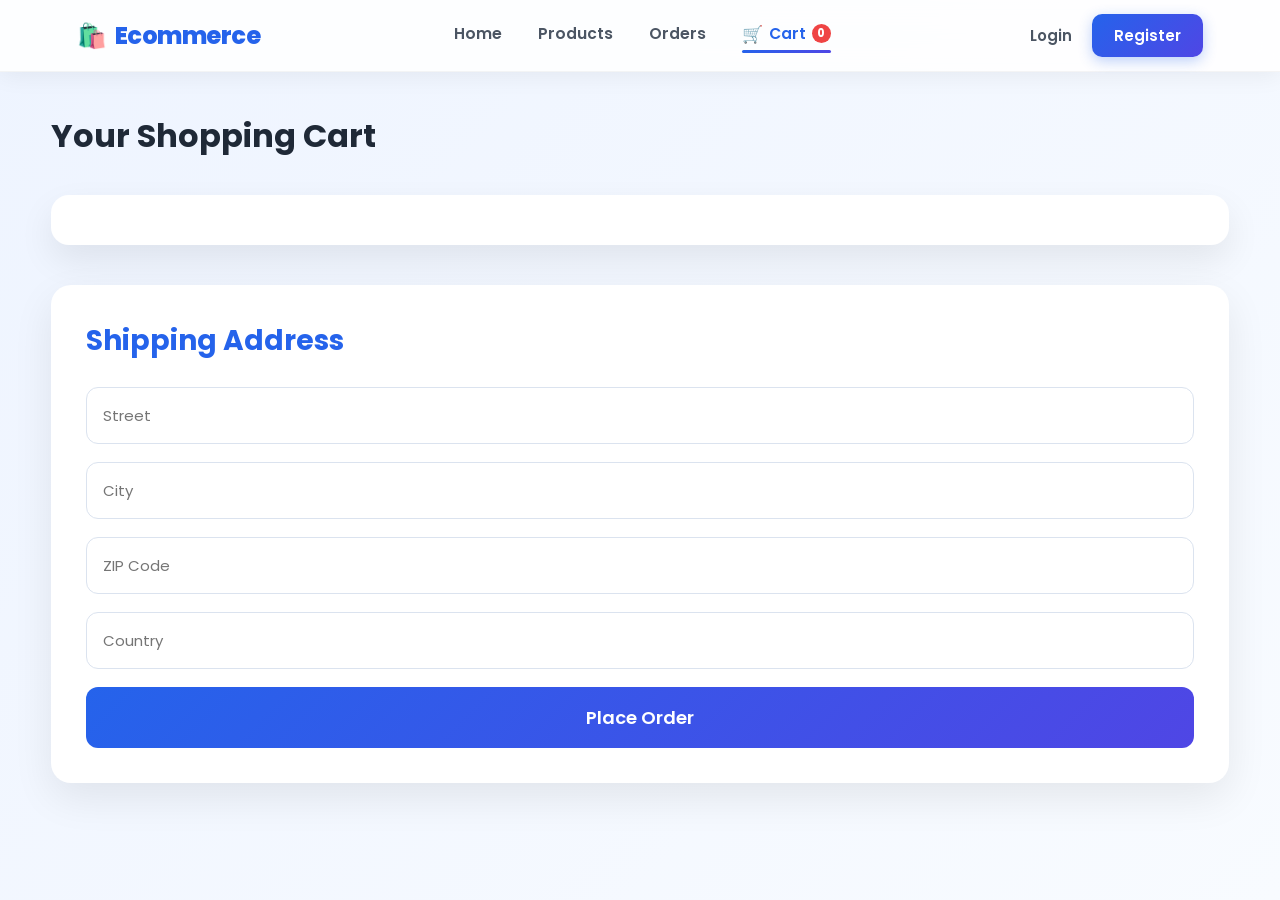
<file: frontend/cart.html>
<!doctype html>
<html lang="en">
  <head>
    <meta charset="UTF-8" />
    <meta name="viewport" content="width=device-width, initial-scale=1.0" />
    <title>Shopping Cart</title>

    <link rel="stylesheet" href="css/navbar.css" />
    <link rel="stylesheet" href="css/cart.css" />
  </head>

  <body>
    <div id="navbar"></div>

    <main class="container">
      <h1>Your Shopping Cart</h1>

      <div class="cart-layout">
        <section class="cart-section">
          <div id="cart-items"></div>
        </section>

        <aside class="summary-section">
          <div id="cart-total" class="summary-card"></div>

          <div id="checkout-form" class="checkout-card">
            <h3>Shipping Address</h3>

            <input id="street" type="text" placeholder="Street" />

            <input id="city" type="text" placeholder="City" />

            <input id="zip" type="text" placeholder="ZIP Code" />

            <input id="country" type="text" placeholder="Country" />

            <button class="checkout-btn" onclick="placeOrder()">
              Place Order
            </button>
          </div>
        </aside>
      </div>
    </main>

    <script src="js/navbar.js"></script>
    <script src="js/api.js"></script>
    <script src="js/auth.js"></script>
    <script src="js/cart.js"></script>
  </body>
</html>
</file>
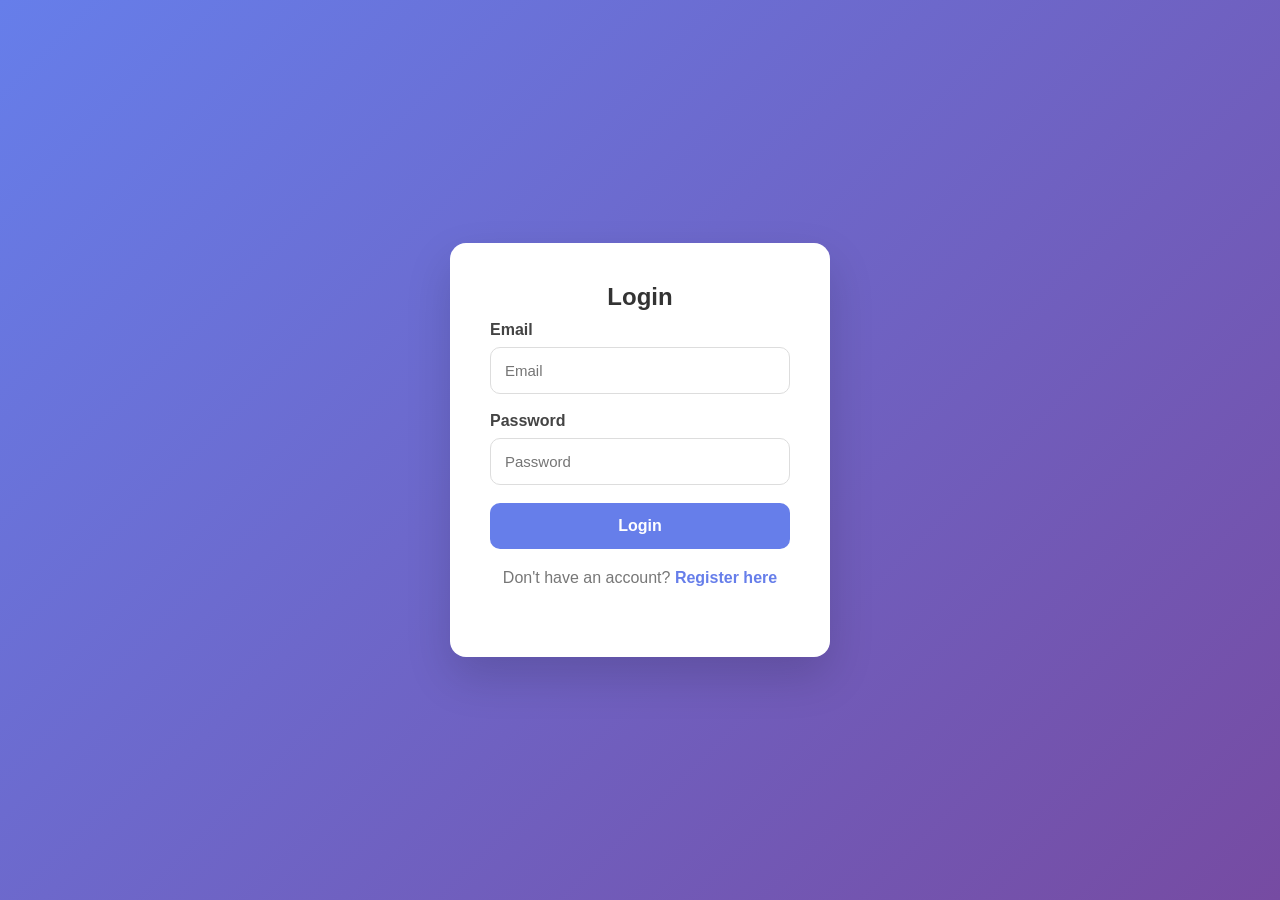
<file: frontend/login.html>
<!doctype html>
<html>
  <head>
    <title>Login</title>
    <link rel="stylesheet" href="css/auth.css" />
  </head>
  <body>
    <div class="auth-container">
      <div class="auth-card">
        <h2>Login</h2>

        <form id="login-form">
          <div class="form-group">
            <label for="email">Email</label>
            <input type="email" id="email" placeholder="Email" required />
          </div>

          <div class="form-group">
            <label for="password">Password</label>
            <input
              type="password"
              id="password"
              placeholder="Password"
              required
            />
          </div>

          <button type="submit" class="btn">Login</button>
        </form>

        <div class="auth-footer">
          <p>
            Don't have an account? <a href="register.html">Register here</a>
          </p>
        </div>
      </div>
    </div>

    <script src="js/api.js"></script>
    <script src="js/login.js"></script>
  </body>
</html>
</file>
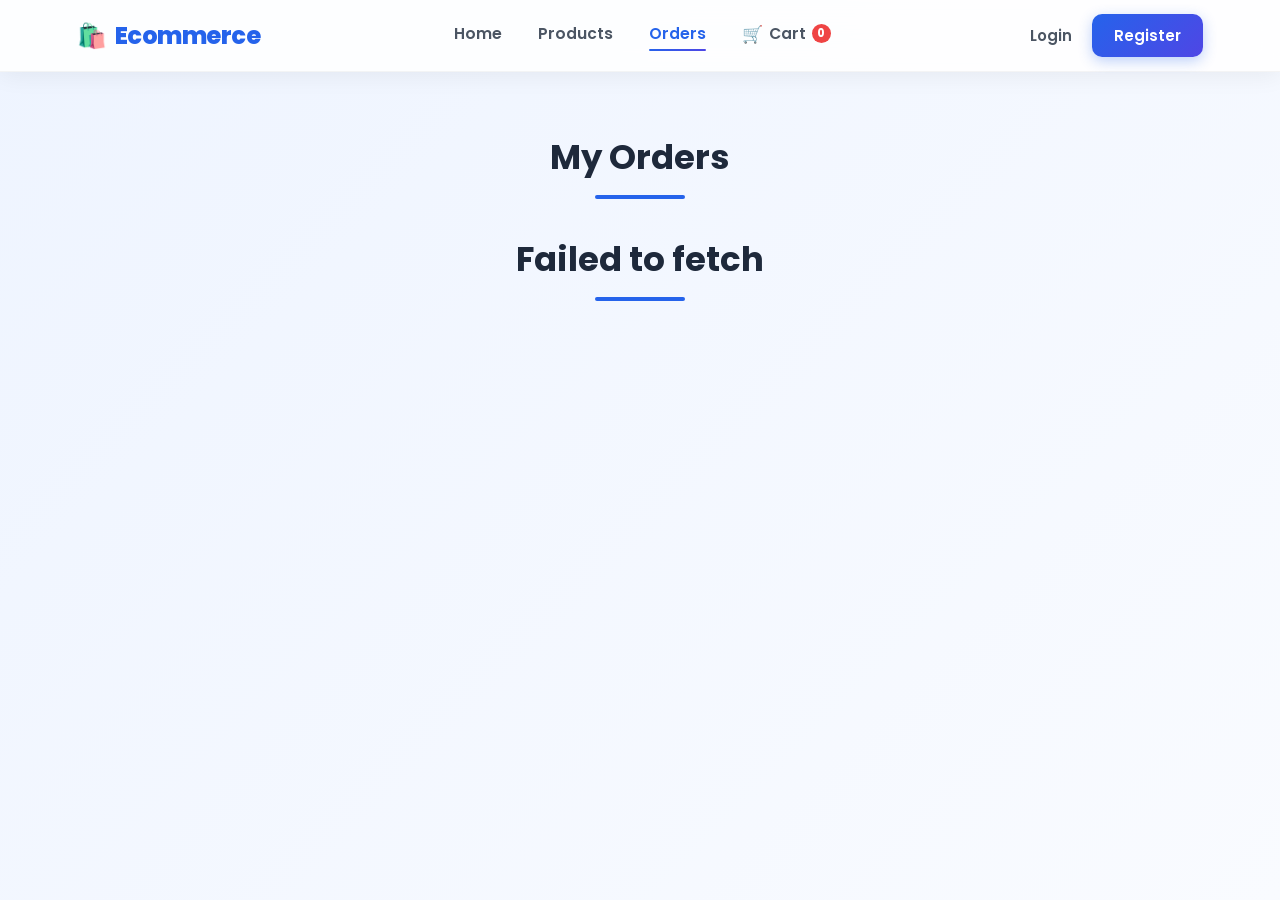
<file: frontend/orders.html>
<!doctype html>
<html lang="en">
  <head>
    <meta charset="UTF-8" />
    <meta name="viewport" content="width=device-width, initial-scale=1.0" />
    <title>My Orders</title>

    <link rel="stylesheet" href="css/style.css" />
    <link rel="stylesheet" href="css/navbar.css" />
    <link rel="stylesheet" href="css/orders.css" />
  </head>

  <body>
    <div id="navbar"></div>

    <main class="container">
      <h1>My Orders</h1>

      <div id="orders-list"></div>
    </main>

    <script src="js/navbar.js"></script>
    <script src="js/api.js"></script>
    <script src="js/auth.js"></script>
    <script src="js/orders.js"></script>
  </body>
</html>
</file>
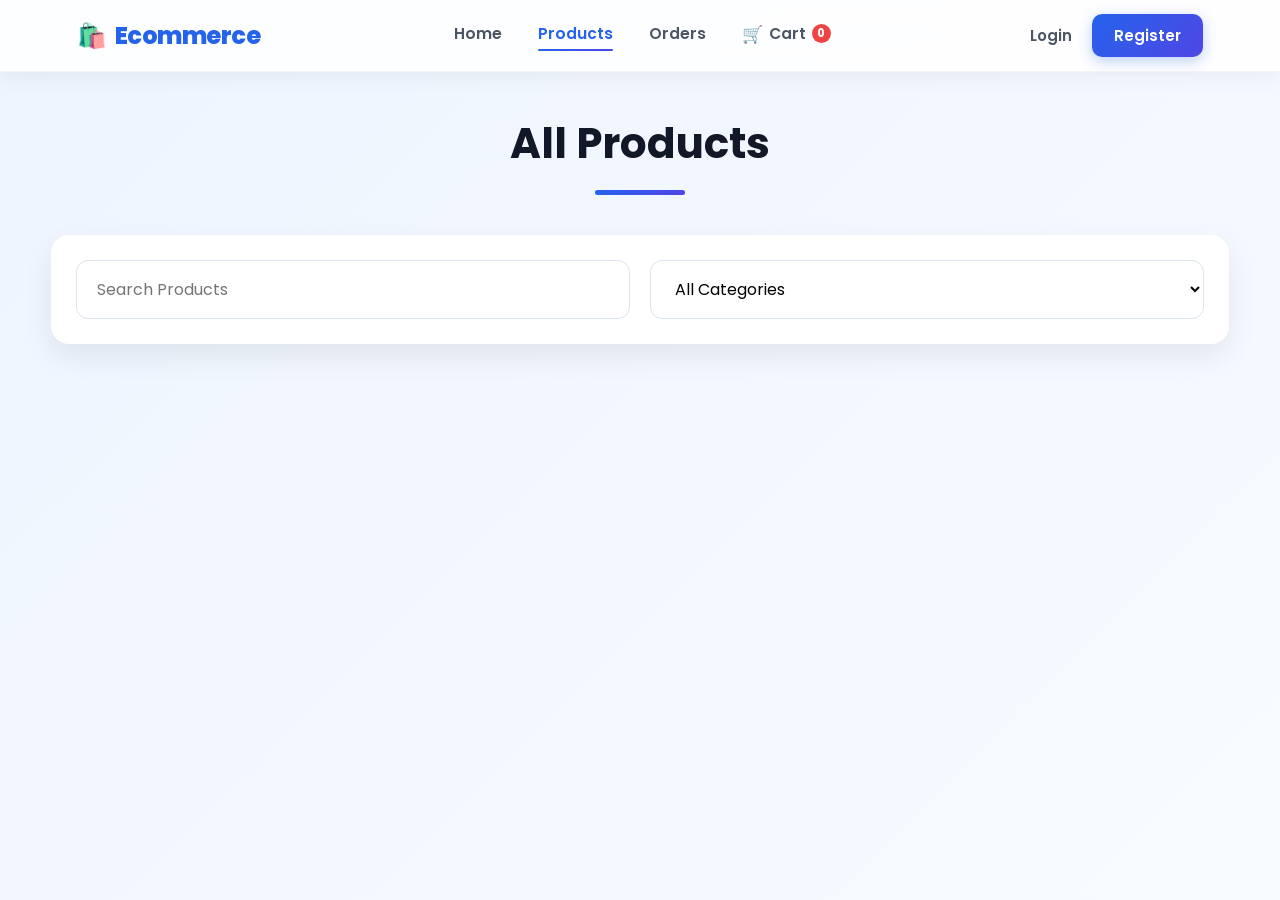
<file: frontend/products.html>
<!doctype html>
<html lang="en">
  <head>
    <meta charset="UTF-8" />
    <title>Products</title>

    <link rel="stylesheet" href="css/navbar.css" />
    <link rel="stylesheet" href="css/products.css" />
  </head>
  <body>
    <div id="navbar"></div>

    <main class="container">
      <h2>All Products</h2>

      <div class="filters">
        <input id="search" placeholder="Search Products" />

        <select id="category">
          <option value="">All Categories</option>

          <option>Electronics</option>

          <option>Sports</option>

          <option>Kitchen</option>

          <option>Home</option>
        </select>
      </div>

      <div id="products-grid" class="products-grid"></div>
    </main>

    <script src="js/navbar.js"></script>
    <script src="js/api.js"></script>
    <script src="js/auth.js"></script>
    <script src="js/products.js"></script>
  </body>
</html>
</file>
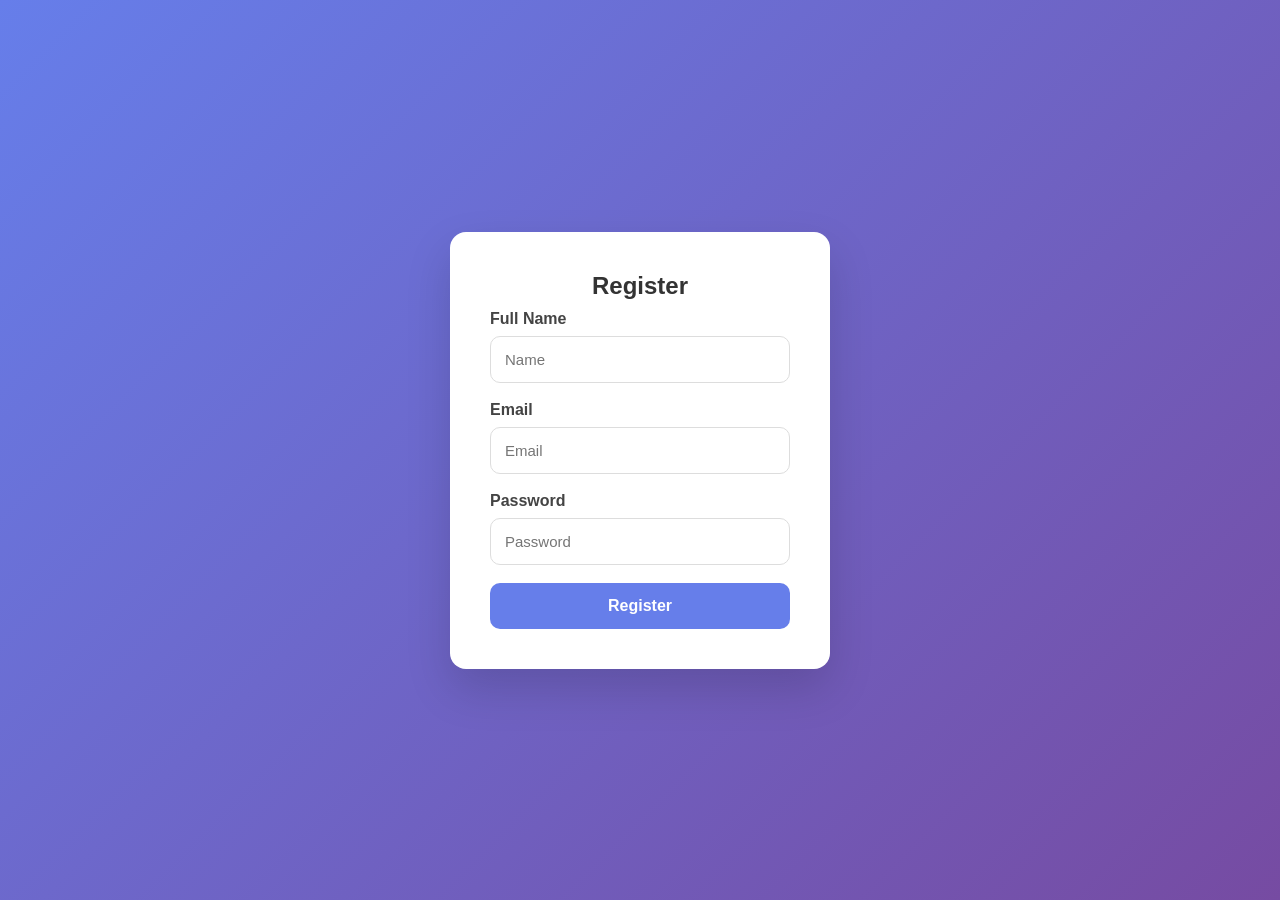
<file: frontend/register.html>
<!doctype html>
<html>
  <head>
    <title>Register</title>
    <link rel="stylesheet" href="css/auth.css" />
  </head>
  <body>
    <div class="auth-container">
      <div class="auth-card">
        <h2>Register</h2>

        <form id="register-form">
          <div class="form-group">
            <label for="name">Full Name</label>
            <input type="text" id="name" placeholder="Name" required />
          </div>

          <div class="form-group">
            <label for="email">Email</label>
            <input type="email" id="email" placeholder="Email" required />
          </div>

          <div class="form-group">
            <label for="password">Password</label>
            <input type="password" id="password" placeholder="Password" required />
          </div>

        
    <button type="submit" class="btn">Register</button>
      
    </form>

    <script src="js/api.js"></script>
    <script src="js/register.js"></script>
  </body>
</html>
</file>
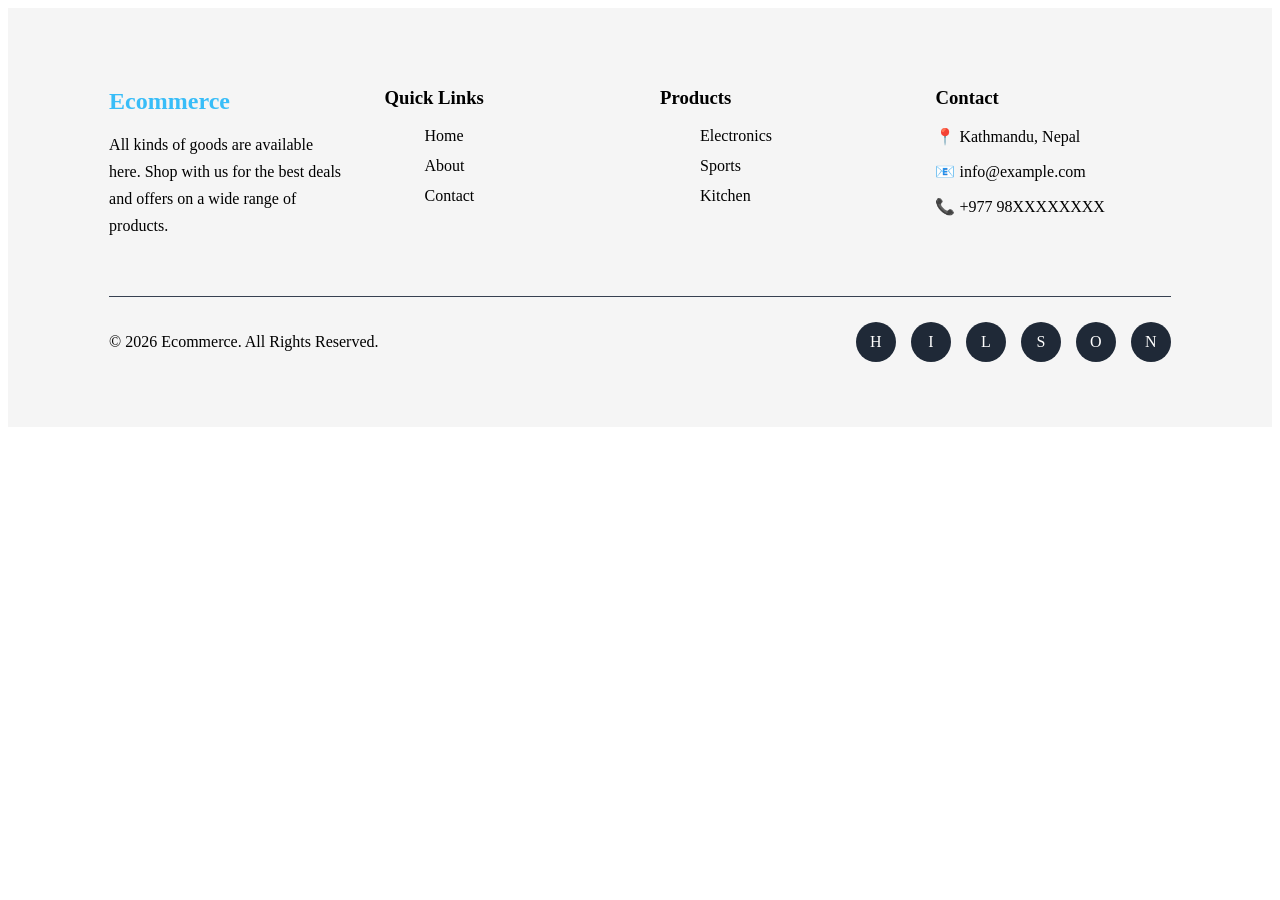
<file: frontend/components/footer.html>
<!doctype html>
<html lang="en">
  <head>
    <meta charset="UTF-8" />
    <meta name="viewport" content="width=device-width, initial-scale=1.0" />
    <title>Modern Footer</title>

    <style>
      footer {
        background: #f5f5f5;
        color: #000000;
        padding: 60px 8%;
      }

      .footer-container {
        display: grid;
        grid-template-columns: repeat(auto-fit, minmax(220px, 1fr));
        gap: 40px;
      }

      .footer-logo h2 {
        color: #38bdf8;
        margin-bottom: 15px;
      }

      .footer-logo p {
        color: #000000;
        line-height: 1.7;
      }

      .footer-links h3,
      .footer-services h3,
      .footer-contact h3 {
        margin-bottom: 18px;
      }

      .footer-links ul,
      .footer-services ul {
        list-style: none;
      }

      .footer-links li,
      .footer-services li {
        margin-bottom: 12px;
      }

      .footer-links a,
      .footer-services a {
        color: #000000;
        text-decoration: none;
        transition: 0.3s;
      }

      .footer-links a:hover,
      .footer-services a:hover {
        color: #38bdf8;
      }

      .footer-contact p {
        margin-bottom: 10px;
        color: #000000;
      }

      .footer-bottom {
        border-top: 1px solid #374151;
        margin-top: 40px;
        padding-top: 20px;
        display: flex;
        justify-content: space-between;
        align-items: center;
        flex-wrap: wrap;
        gap: 15px;
      }

      .social-icons {
        display: flex;
        gap: 15px;
      }

      .social-icons a {
        width: 40px;
        height: 40px;
        border-radius: 50%;
        background: #1f2937;
        display: flex;
        align-items: center;
        justify-content: center;
        color: #fff;
        text-decoration: none;
        transition: 0.3s;
      }

      .social-icons a:hover {
        background: #38bdf8;
      }

      @media (max-width: 768px) {
        .footer-bottom {
          flex-direction: column;
          text-align: center;
        }
      }
    </style>
  </head>
  <body>
    <footer>
      <div class="footer-container">
        <div class="footer-logo">
          <h2>Ecommerce</h2>
          <p>
            All kinds of goods are available here. Shop with us for the best
            deals and offers on a wide range of products.
          </p>
        </div>

        <div class="footer-links">
          <h3>Quick Links</h3>
          <ul>
            <li><a href="#">Home</a></li>
            <li><a href="#">About</a></li>
            <li><a href="#">Contact</a></li>
          </ul>
        </div>

        <div class="footer-services">
          <h3>Products</h3>
          <ul>
            <li><a href="#electronics">Electronics</a></li>
            <li><a href="#">Sports</a></li>
            <li><a href="#">Kitchen</a></li>
          </ul>
        </div>

        <div class="footer-contact">
          <h3>Contact</h3>
          <p>📍 Kathmandu, Nepal</p>
          <p>📧 info@example.com</p>
          <p>📞 +977 98XXXXXXXX</p>
        </div>
      </div>

      <div class="footer-bottom">
        <p>© 2026 Ecommerce. All Rights Reserved.</p>

        <div class="social-icons">
          <a href="#">H</a>
          <a href="#">I</a>
          <a href="#">L</a>
          <a href="#">S</a>
          <a href="#">O</a>
          <a href="#">N</a>
        </div>
      </div>
    </footer>
  </body>
</html>
</file>
<file: frontend/css/navbar.css>
* {
  margin: 0;
  padding: 0;
  box-sizing: border-box;
}

:root {
  --primary: #2563eb;
  --primary-dark: #1d4ed8;
  --accent: #4f46e5;
  --danger: #ef4444;
  --danger-dark: #dc2626;
  --text: #1f2937;
}

/* ============================================
   NAVBAR SHELL
   ============================================ */

.navbar {
  height: 72px;
  background: rgba(255, 255, 255, 0.85);
  backdrop-filter: blur(14px);
  -webkit-backdrop-filter: blur(14px);
  display: flex;
  justify-content: space-between;
  align-items: center;
  padding: 0 6%;
  box-shadow: 0 4px 24px rgba(0, 0, 0, 0.06);
  position: sticky;
  top: 0;
  z-index: 1000;
  border-bottom: 1px solid rgba(0, 0, 0, 0.04);
}

/* ============================================
   LOGO
   ============================================ */

.logo a {
  display: flex;
  align-items: center;
  gap: 8px;
  text-decoration: none;
}

.logo-icon {
  font-size: 24px;
}

.logo-text {
  font-size: 24px;
  font-weight: 800;
  color: var(--primary);
  letter-spacing: -0.5px;
}

/* ============================================
   NAV LINKS
   ============================================ */

.nav-links {
  display: flex;
  list-style: none;
  gap: 36px;
  align-items: center;
}

.nav-links a {
  text-decoration: none;
  color: #4b5563;
  font-size: 15.5px;
  font-weight: 600;
  transition: color 0.25s ease;
  position: relative;
  padding-bottom: 4px;
  display: flex;
  align-items: center;
  gap: 6px;
}

.nav-links a::after {
  content: "";
  position: absolute;
  left: 0;
  bottom: -2px;
  width: 0;
  height: 2.5px;
  background: linear-gradient(135deg, var(--primary), var(--accent));
  border-radius: 5px;
  transition: width 0.3s ease;
}

.nav-links a:hover {
  color: var(--primary);
}

.nav-links a:hover::after,
.nav-links a.active::after {
  width: 100%;
}

.nav-links a.active {
  color: var(--primary);
}

.cart-icon {
  font-size: 17px;
}

/* ============================================
   CART BADGE
   ============================================ */

.badge {
  background: var(--danger);
  color: white;
  min-width: 19px;
  height: 19px;
  padding: 0 5px;
  border-radius: 50px;
  font-size: 11.5px;
  font-weight: 700;
  display: inline-flex;
  align-items: center;
  justify-content: center;
  line-height: 1;
}

/* ============================================
   AUTH LINKS
   ============================================ */

.auth-links {
  display: flex;
  gap: 14px;
  align-items: center;
}

.auth-links a {
  text-decoration: none;
  font-weight: 600;
  font-size: 15px;
  transition: 0.25s ease;
}

.login-link {
  color: #4b5563;
  padding: 9px 6px;
}

.login-link:hover {
  color: var(--primary);
}

.register-btn {
  background: linear-gradient(135deg, var(--primary), var(--accent));
  color: white;
  padding: 10px 22px;
  border-radius: 10px;
  box-shadow: 0 4px 14px rgba(37, 99, 235, 0.3);
}

.register-btn:hover {
  transform: translateY(-2px);
  box-shadow: 0 8px 20px rgba(37, 99, 235, 0.4);
}

.user-name {
  font-weight: 600;
  color: var(--text);
  font-size: 15px;
}

.logout-btn {
  background: rgba(239, 68, 68, 0.1);
  color: var(--danger) !important;
  padding: 9px 16px;
  border-radius: 10px;
  transition: 0.25s ease;
}

.logout-btn:hover {
  background: var(--danger);
  color: white !important;
}

/* ============================================
   MOBILE HAMBURGER
   ============================================ */

.menu-btn {
  display: none;
  flex-direction: column;
  justify-content: center;
  gap: 5px;
  width: 32px;
  height: 32px;
  background: none;
  border: none;
  cursor: pointer;
  padding: 0;
}

.menu-btn span {
  display: block;
  width: 100%;
  height: 2.5px;
  background: var(--text);
  border-radius: 4px;
  transition: 0.3s ease;
}

.menu-btn.active span:nth-child(1) {
  transform: translateY(7.5px) rotate(45deg);
}

.menu-btn.active span:nth-child(2) {
  opacity: 0;
}

.menu-btn.active span:nth-child(3) {
  transform: translateY(-7.5px) rotate(-45deg);
}

/* ============================================
   RESPONSIVE
   ============================================ */

@media (max-width: 850px) {
  .navbar {
    padding: 0 5%;
  }

  .menu-btn {
    display: flex;
  }

  .nav-links {
    position: absolute;
    top: 72px;
    left: 0;
    width: 100%;
    background: rgba(255, 255, 255, 0.98);
    backdrop-filter: blur(14px);
    flex-direction: column;
    align-items: flex-start;
    gap: 0;
    padding: 10px 0;
    box-shadow: 0 10px 30px rgba(0, 0, 0, 0.1);
    max-height: 0;
    overflow: hidden;
    opacity: 0;
    transform: translateY(-8px);
    transition:
      max-height 0.35s ease,
      opacity 0.3s ease,
      transform 0.3s ease;
  }

  .nav-links.show {
    max-height: 400px;
    opacity: 1;
    transform: translateY(0);
  }

  .nav-links li {
    width: 100%;
  }

  .nav-links a {
    width: 100%;
    padding: 16px 6%;
    font-size: 16px;
  }

  .nav-links a::after {
    display: none;
  }

  .nav-links a.active,
  .nav-links a:hover {
    background: rgba(37, 99, 235, 0.06);
    color: var(--primary);
  }

  .auth-links {
    display: none;
  }
}

@media (max-width: 400px) {
  .logo-text {
    font-size: 20px;
  }

  .logo-icon {
    font-size: 20px;
  }
}
</file>
<file: frontend/css/cart.css>
@import url("https://fonts.googleapis.com/css2?family=Poppins:wght@300;400;500;600;700&display=swap");

* {
  margin: 0;
  padding: 0;
  box-sizing: border-box;
  font-family: "Poppins", sans-serif;
}

body {
  background: linear-gradient(135deg, #eef4ff, #f8fbff);
  min-height: 100vh;
  color: #1f2937;
}

/* ==========================
   Container
========================== */

.container {
  width: min(1200px, 92%);
  margin: 40px auto;
  animation: fadeIn 0.8s ease;
}

.container h2 {
  text-align: center;
  font-size: clamp(2rem, 4vw, 2.6rem);
  margin-bottom: 45px;
  position: relative;
  color: #111827;
}

.container h2::after {
  content: "";
  width: 90px;
  height: 5px;
  background: linear-gradient(90deg, #2563eb, #4f46e5);
  border-radius: 30px;
  display: block;
  margin: 15px auto 0;
}

/* ==========================
   Cart List
========================== */

#cart-items {
  display: flex;
  flex-direction: column;
  gap: 25px;
}

/* ==========================
   Cart Card
========================== */

.cart-item {
  display: grid;
  grid-template-columns: 140px 1fr auto auto;
  gap: 25px;
  align-items: center;

  background: rgba(255, 255, 255, 0.9);
  backdrop-filter: blur(12px);

  padding: 25px;

  border-radius: 20px;

  box-shadow: 0 15px 40px rgba(0, 0, 0, 0.08);

  animation: slideUp 0.5s ease both;

  transition: 0.35s;
}

.cart-item:hover {
  transform: translateY(-8px);
  box-shadow: 0 20px 45px rgba(37, 99, 235, 0.18);
}

/* ==========================
   Image
========================== */

.cart-item img {
  width: 140px;
  height: 140px;
  object-fit: cover;
  border-radius: 16px;
  background: #f3f4f6;
}

/* ==========================
   Details
========================== */

.cart-details h3 {
  font-size: 24px;
  margin-bottom: 10px;
  color: #111827;
}

.cart-details p {
  color: #6b7280;
  margin: 6px 0;
}

.price {
  margin-top: 12px;
  font-size: 26px;
  font-weight: 700;
  color: #2563eb;
}

/* ==========================
   Quantity
========================== */

.quantity {
  display: flex;
  align-items: center;
  gap: 15px;
}

.quantity span {
  width: 35px;
  text-align: center;
  font-size: 20px;
  font-weight: 600;
}

.quantity button {
  width: 45px;
  height: 45px;

  border: none;

  border-radius: 50%;

  cursor: pointer;

  font-size: 22px;

  color: white;

  background: linear-gradient(135deg, #2563eb, #4f46e5);

  transition: 0.3s;
}

.quantity button:hover {
  transform: scale(1.1);
  box-shadow: 0 10px 25px rgba(37, 99, 235, 0.35);
}

/* ==========================
   Remove Button
========================== */

.remove-btn {
  padding: 14px 24px;

  border: none;

  border-radius: 40px;

  cursor: pointer;

  color: white;

  font-weight: 600;

  background: linear-gradient(135deg, #ef4444, #dc2626);

  transition: 0.3s;
}

.remove-btn:hover {
  transform: translateY(-3px);
  box-shadow: 0 12px 25px rgba(239, 68, 68, 0.35);
}

/* ==========================
   Total
========================== */

#cart-total {
  margin-top: 35px;

  background: white;

  border-radius: 18px;

  padding: 25px 30px;

  display: flex;

  justify-content: flex-end;

  align-items: center;

  box-shadow: 0 15px 35px rgba(0, 0, 0, 0.08);

  animation: slideUp 0.7s ease;
}

#cart-total h2 {
  margin: 0;
  color: #2563eb;
  font-size: 32px;
}

/* ==========================
   Checkout
========================== */

#checkout-form {
  margin-top: 40px;

  background: white;

  border-radius: 20px;

  padding: 35px;

  box-shadow: 0 15px 40px rgba(0, 0, 0, 0.08);

  animation: slideUp 0.8s ease;
}

#checkout-form h3 {
  color: #2563eb;
  margin-bottom: 25px;
  font-size: 28px;
}

#checkout-form input {
  width: 100%;

  margin-bottom: 18px;

  padding: 16px;

  border-radius: 12px;

  border: 1px solid #dbe3ef;

  font-size: 15px;

  transition: 0.3s;
}

#checkout-form input:focus {
  outline: none;
  border-color: #2563eb;
  box-shadow: 0 0 0 4px rgba(37, 99, 235, 0.15);
}

.checkout-btn {
  width: 100%;

  border: none;

  border-radius: 12px;

  padding: 17px;

  cursor: pointer;

  color: white;

  font-size: 18px;

  font-weight: 600;

  background: linear-gradient(135deg, #2563eb, #4f46e5);

  transition: 0.3s;
}

.checkout-btn:hover {
  transform: translateY(-3px);
  box-shadow: 0 15px 30px rgba(37, 99, 235, 0.35);
}

/* ==========================
   Empty Cart
========================== */

.empty-cart {
  background: white;

  padding: 70px 30px;

  border-radius: 20px;

  text-align: center;

  box-shadow: 0 15px 35px rgba(0, 0, 0, 0.08);

  animation: fadeIn 0.8s;
}

.empty-cart img {
  width: 230px;
  max-width: 100%;
  margin-bottom: 20px;
  animation: floating 3s infinite;
}

.empty-cart h3 {
  font-size: 30px;
  margin-bottom: 12px;
}

.empty-cart p {
  color: #6b7280;
  margin-bottom: 25px;
}

.shop-btn {
  display: inline-block;

  padding: 15px 35px;

  border-radius: 50px;

  text-decoration: none;

  color: white;

  font-weight: 600;

  background: linear-gradient(135deg, #2563eb, #4f46e5);

  transition: 0.3s;
}

.shop-btn:hover {
  transform: translateY(-4px);
  box-shadow: 0 15px 30px rgba(37, 99, 235, 0.35);
}

/* ==========================
   Scrollbar
========================== */

::-webkit-scrollbar {
  width: 8px;
}

::-webkit-scrollbar-thumb {
  background: #2563eb;
  border-radius: 10px;
}

::-webkit-scrollbar-track {
  background: #eef2ff;
}

/* ==========================
   Animation
========================== */

@keyframes fadeIn {
  from {
    opacity: 0;
  }
  to {
    opacity: 1;
  }
}

@keyframes slideUp {
  from {
    opacity: 0;
    transform: translateY(40px);
  }

  to {
    opacity: 1;
    transform: translateY(0);
  }
}

@keyframes floating {
  0% {
    transform: translateY(0);
  }

  50% {
    transform: translateY(-12px);
  }

  100% {
    transform: translateY(0);
  }
}

/* ==========================
   Tablet
========================== */

@media (max-width: 992px) {
  .cart-item {
    grid-template-columns: 110px 1fr;
  }

  .quantity {
    grid-column: 2;

    justify-content: flex-start;
  }

  .remove-btn {
    grid-column: 2;

    width: max-content;
  }

  .cart-item img {
    width: 110px;
    height: 110px;
  }
}

/* ==========================
   Mobile
========================== */

@media (max-width: 768px) {
  .container {
    width: 95%;
    margin: 25px auto;
  }

  .cart-item {
    grid-template-columns: 1fr;

    text-align: center;

    padding: 20px;
  }

  .cart-item img {
    width: 180px;
    height: 180px;
    margin: auto;
  }

  .cart-details {
    text-align: center;
  }

  .quantity {
    justify-content: center;

    margin-top: 10px;
  }

  .remove-btn {
    width: 100%;
  }

  #cart-total {
    justify-content: center;

    text-align: center;
  }

  #checkout-form {
    padding: 25px;
  }

  .container h2 {
    font-size: 30px;
  }
}

/* ==========================
   Small Mobile
========================== */

@media (max-width: 480px) {
  .cart-item {
    padding: 18px;
  }

  .cart-item img {
    width: 150px;
    height: 150px;
  }

  .price {
    font-size: 22px;
  }

  .quantity button {
    width: 40px;
    height: 40px;
  }

  .checkout-btn {
    font-size: 16px;

    padding: 15px;
  }

  #checkout-form h3 {
    font-size: 22px;
  }
}
</file>
<file: frontend/css/auth.css>
* {
  margin: 0;
  padding: 0;
  box-sizing: border-box;
  font-family: "Segoe UI", Tahoma, Geneva, Verdana, sans-serif;
}

body {
  min-height: 100vh;
  display: flex;
  justify-content: center;
  align-items: center;
  background: linear-gradient(135deg, #667eea 0%, #764ba2 100%);
}

.auth-container {
  width: 100%;
  max-width: 420px;
  padding: 20px;
}

.auth-card {
  background: #fff;
  border-radius: 16px;
  padding: 40px;
  box-shadow: 0 20px 45px rgba(0, 0, 0, 0.15);
}

.auth-card h2 {
  text-align: center;
  color: #333;
  margin-bottom: 10px;
}

.auth-card p {
  text-align: center;
  color: #777;
  margin-bottom: 30px;
}

.form-group {
  margin-bottom: 18px;
}

.form-group label {
  display: block;
  margin-bottom: 8px;
  color: #444;
  font-weight: 600;
}

.form-group input {
  width: 100%;
  padding: 14px;
  border: 1px solid #ddd;
  border-radius: 10px;
  font-size: 15px;
  transition: 0.3s;
}

.form-group input:focus {
  border-color: #667eea;
  outline: none;
  box-shadow: 0 0 0 3px rgba(102, 126, 234, 0.2);
}

.btn {
  width: 100%;
  padding: 14px;
  border: none;
  border-radius: 10px;
  background: #667eea;
  color: white;
  font-size: 16px;
  font-weight: 600;
  cursor: pointer;
  transition: 0.3s;
}

.btn:hover {
  background: #5568d9;
  transform: translateY(-2px);
}

.auth-footer {
  margin-top: 20px;
  text-align: center;
  color: #666;
}

.auth-footer a {
  color: #667eea;
  text-decoration: none;
  font-weight: 600;
}

.auth-footer a:hover {
  text-decoration: underline;
}

@media (max-width: 480px) {
  .auth-card {
    padding: 25px;
  }
}
</file>
<file: frontend/css/style.css>
/* HERO */

.hero {
  width: 90%;
  max-width: 1250px;

  margin: 40px auto;

  background: linear-gradient(135deg, #2563eb, #4f46e5);

  border-radius: 25px;

  padding: 60px;

  display: flex;

  justify-content: space-between;

  align-items: center;

  overflow: hidden;

  color: white;

  animation: fadeIn 1s;
}

.hero-content {
  max-width: 500px;
}

.hero h1 {
  font-size: 55px;

  margin-bottom: 20px;

  line-height: 1.1;
}

.hero span {
  color: #ffd43b;
}

.hero p {
  font-size: 20px;

  margin-bottom: 35px;

  opacity: 0.95;
}

.hero img {
  width: 420px;

  border-radius: 20px;

  animation: float 4s infinite;
}

.hero-btn {
  display: inline-block;

  padding: 16px 35px;

  background: white;

  color: #2563eb;

  text-decoration: none;

  font-weight: 600;

  border-radius: 50px;

  transition: 0.3s;
}

.hero-btn:hover {
  transform: translateY(-4px);

  box-shadow: 0 15px 30px rgba(0, 0, 0, 0.2);
}

/* OFFER */

.offers {
  width: 90%;

  max-width: 1250px;

  margin: 35px auto;

  display: grid;

  grid-template-columns: repeat(auto-fit, minmax(230px, 1fr));

  gap: 25px;
}

.offer-card {
  background: white;

  padding: 35px;

  border-radius: 20px;

  text-align: center;

  font-size: 40px;

  box-shadow: 0 15px 35px rgba(0, 0, 0, 0.08);

  transition: 0.3s;

  animation: slideUp 0.8s;
}

.offer-card:hover {
  transform: translateY(-8px);
}

.offer-card h3 {
  font-size: 22px;

  margin: 15px 0;
}

.offer-card p {
  color: #777;
}

/* AD */

.ad-banner {
  width: 90%;

  max-width: 1250px;

  margin: 40px auto;

  padding: 40px;

  background: linear-gradient(90deg, #111827, #1e40af);

  border-radius: 20px;

  display: flex;

  justify-content: space-between;

  align-items: center;

  color: white;

  box-shadow: 0 15px 35px rgba(0, 0, 0, 0.12);
}

.ad-banner h2 {
  font-size: 38px;

  margin-bottom: 10px;
}

.section-title {
  text-align: center;

  font-size: 38px;

  margin-bottom: 35px;

  position: relative;
}

.section-title::after {
  content: "";

  width: 90px;

  height: 5px;

  background: #2563eb;

  display: block;

  margin: 12px auto;

  border-radius: 30px;
}

/* NEWSLETTER */

.newsletter {
  width: 90%;

  max-width: 1250px;

  margin: 70px auto;

  padding: 60px;

  text-align: center;

  background: white;

  border-radius: 25px;

  box-shadow: 0 15px 35px rgba(0, 0, 0, 0.08);
}

.newsletter h2 {
  font-size: 36px;

  margin-bottom: 15px;
}

.newsletter p {
  margin-bottom: 30px;

  color: #666;
}

.newsletter div {
  display: flex;

  justify-content: center;

  gap: 15px;

  flex-wrap: wrap;
}

.newsletter input {
  width: 350px;

  padding: 16px;

  border-radius: 12px;

  border: 1px solid #ddd;

  font-size: 16px;
}

.newsletter button {
  padding: 16px 35px;

  border: none;

  background: #2563eb;

  color: white;

  border-radius: 12px;

  cursor: pointer;

  font-size: 16px;

  transition: 0.3s;
}

.newsletter button:hover {
  background: #1d4ed8;
}

/* ANIMATION */

@keyframes float {
  0% {
    transform: translateY(0);
  }

  50% {
    transform: translateY(-15px);
  }

  100% {
    transform: translateY(0);
  }
}

/* RESPONSIVE */

@media (max-width: 900px) {
  .hero {
    flex-direction: column;

    text-align: center;

    padding: 40px 30px;
  }

  .hero img {
    width: 100%;

    margin-top: 30px;
  }

  .ad-banner {
    flex-direction: column;

    gap: 25px;

    text-align: center;
  }
}

@media (max-width: 600px) {
  .hero h1 {
    font-size: 36px;
  }

  .hero p {
    font-size: 18px;
  }

  .newsletter {
    padding: 35px 20px;
  }

  .newsletter input {
    width: 100%;
  }

  .newsletter button {
    width: 100%;
  }

  .section-title {
    font-size: 30px;
  }
}
</file>
<file: frontend/css/orders.css>
/* Google Font */
@import url("https://fonts.googleapis.com/css2?family=Poppins:wght@300;400;500;600;700&display=swap");

* {
  margin: 0;
  padding: 0;
  box-sizing: border-box;
  font-family: "Poppins", sans-serif;
}

body {
  background: linear-gradient(135deg, #eef4ff, #f9fbff);
  min-height: 100vh;
  color: #222;
}

/* Container */

.container {
  max-width: 1200px;
  margin: 40px auto;
  padding: 20px;
  animation: fadeIn 0.8s ease;
}

.container h1,
.container h2 {
  text-align: center;
  margin-bottom: 35px;
  font-size: 34px;
  color: #1e293b;
  position: relative;
}

.container h1::after,
.container h2::after {
  content: "";
  width: 90px;
  height: 4px;
  background: #2563eb;
  display: block;
  margin: 12px auto;
  border-radius: 20px;
}

/* Order Card */

.order-card {
  background: #fff;
  border-radius: 18px;
  padding: 28px;
  margin-bottom: 30px;
  box-shadow: 0 12px 35px rgba(0, 0, 0, 0.08);
  transition: 0.35s;
  animation: slideUp 0.5s ease;
}

.order-card:hover {
  transform: translateY(-6px);
  box-shadow: 0 18px 45px rgba(37, 99, 235, 0.18);
}

/* Header */

.order-header {
  display: flex;
  justify-content: space-between;
  align-items: center;
  flex-wrap: wrap;
  gap: 15px;
  border-bottom: 1px solid #ececec;
  padding-bottom: 18px;
  margin-bottom: 20px;
}

.order-header h3 {
  font-size: 20px;
  color: #111827;
}

.order-header p {
  color: #666;
  margin-top: 5px;
  font-size: 14px;
}

/* Status */

.status {
  padding: 9px 20px;
  border-radius: 40px;
  color: #fff;
  font-weight: 600;
  letter-spacing: 0.5px;
  font-size: 14px;
  animation: pulse 2s infinite;
}

.status.pending {
  background: #ff9800;
}

.status.processing {
  background: #2196f3;
}

.status.delivered {
  background: #22c55e;
}

.status.cancelled {
  background: #ef4444;
}

/* Items */

.order-items {
  display: flex;
  flex-direction: column;
  gap: 18px;
}

.order-item {
  display: flex;
  justify-content: space-between;
  align-items: center;
  gap: 20px;
  padding: 18px;
  border-radius: 14px;
  background: #f8fafc;
  transition: 0.3s;
}

.order-item:hover {
  background: #edf4ff;
  transform: scale(1.01);
}

.item-left {
  display: flex;
  align-items: center;
  gap: 18px;
}

.item-left img {
  width: 90px;
  height: 90px;
  object-fit: cover;
  border-radius: 12px;
  box-shadow: 0 5px 15px rgba(0, 0, 0, 0.1);
}

.item-details h4 {
  font-size: 18px;
  margin-bottom: 6px;
}

.item-details p {
  color: #666;
  font-size: 14px;
}

.item-right {
  text-align: right;
}

.item-right h4 {
  color: #2563eb;
  font-size: 22px;
}

.item-right p {
  color: #555;
}

/* Shipping */

.shipping {
  margin-top: 25px;
  padding: 22px;
  border-radius: 14px;
  background: linear-gradient(135deg, #eff6ff, #f8fbff);
  border-left: 5px solid #2563eb;
}

.shipping h3 {
  margin-bottom: 12px;
  color: #2563eb;
}

.shipping p {
  color: #555;
  line-height: 1.7;
}

/* Footer */

.order-footer {
  margin-top: 25px;
  display: flex;
  justify-content: flex-end;
  align-items: center;
  border-top: 1px solid #eee;
  padding-top: 18px;
}

.order-footer h2 {
  color: #2563eb;
  font-size: 28px;
}

/* Empty */

.empty-orders {
  text-align: center;
  background: #fff;
  padding: 70px 30px;
  border-radius: 18px;
  box-shadow: 0 10px 25px rgba(0, 0, 0, 0.08);
}

.empty-orders img {
  width: 220px;
  margin-bottom: 20px;
  animation: float 3s ease infinite;
}

.empty-orders h2 {
  margin-bottom: 10px;
  color: #333;
}

.empty-orders p {
  color: #666;
  margin-bottom: 25px;
}

/* Button */

.shop-btn {
  display: inline-block;
  background: linear-gradient(135deg, #2563eb, #4f46e5);
  color: #fff;
  text-decoration: none;
  padding: 14px 35px;
  border-radius: 50px;
  font-weight: 600;
  transition: 0.3s;
  box-shadow: 0 10px 25px rgba(37, 99, 235, 0.3);
}

.shop-btn:hover {
  transform: translateY(-3px);
  box-shadow: 0 15px 35px rgba(37, 99, 235, 0.4);
}

/* Scroll */

::-webkit-scrollbar {
  width: 8px;
}

::-webkit-scrollbar-thumb {
  background: #2563eb;
  border-radius: 10px;
}

::-webkit-scrollbar-track {
  background: #eee;
}

/* Animations */

@keyframes fadeIn {
  from {
    opacity: 0;
  }

  to {
    opacity: 1;
  }
}

@keyframes slideUp {
  from {
    opacity: 0;
    transform: translateY(30px);
  }

  to {
    opacity: 1;
    transform: translateY(0);
  }
}

@keyframes pulse {
  0% {
    transform: scale(1);
  }

  50% {
    transform: scale(1.05);
  }

  100% {
    transform: scale(1);
  }
}

@keyframes float {
  0% {
    transform: translateY(0px);
  }

  50% {
    transform: translateY(-12px);
  }

  100% {
    transform: translateY(0px);
  }
}

/* Responsive */

@media (max-width: 900px) {
  .order-item {
    flex-direction: column;
    align-items: flex-start;
  }

  .item-right {
    width: 100%;
    text-align: left;
    margin-top: 10px;
  }

  .order-header {
    flex-direction: column;
    align-items: flex-start;
  }

  .order-footer {
    justify-content: flex-start;
  }
}

@media (max-width: 600px) {
  .container {
    padding: 15px;
  }

  .container h1,
  .container h2 {
    font-size: 28px;
  }

  .item-left {
    flex-direction: column;
    align-items: flex-start;
  }

  .item-left img {
    width: 100%;
    max-width: 220px;
    height: auto;
  }

  .shop-btn {
    width: 100%;
    text-align: center;
  }
}
</file>
<file: frontend/css/products.css>
@import url("https://fonts.googleapis.com/css2?family=Poppins:wght@300;400;500;600;700&display=swap");

*,
*::before,
*::after {
  box-sizing: border-box;
}

body {
  margin: 0;
  padding: 0;
  font-family: "Poppins", sans-serif;
  background: linear-gradient(135deg, #eef4ff, #f8fbff);
  min-height: 100vh;
  color: #222;
}

/* Container */

.container {
  width: min(1200px, 92%);
  margin: 40px auto;
  animation: fadeIn 0.8s ease;
}

.container h2 {
  text-align: center;
  font-size: 42px;
  margin-bottom: 40px;
  position: relative;
  color: #111827;
}

.container h2::after {
  content: "";
  width: 90px;
  height: 5px;
  background: linear-gradient(90deg, #2563eb, #4f46e5);
  display: block;
  margin: 15px auto;
  border-radius: 20px;
}

/* Filters */

.filters {
  display: flex;
  gap: 20px;
  margin-bottom: 45px;
  background: white;
  padding: 25px;
  border-radius: 18px;
  box-shadow: 0 12px 30px rgba(0, 0, 0, 0.08);
  animation: slideUp 0.6s ease;
}

.filters input,
.filters select {
  flex: 1;
  padding: 16px 20px;
  border: 1px solid #dbe3ef;
  border-radius: 12px;
  font-size: 16px;
  outline: none;
  transition: 0.3s;
  background: #fff;
  font-family: inherit;
}

.filters input:focus,
.filters select:focus {
  border-color: #2563eb;
  box-shadow: 0 0 0 4px rgba(37, 99, 235, 0.15);
}

/* Products Grid */

.products-grid {
  display: grid;
  grid-template-columns: repeat(auto-fit, minmax(280px, 1fr));
  gap: 30px;
}

/* Product Card */

.card {
  background: rgba(255, 255, 255, 0.92);
  backdrop-filter: blur(15px);
  border-radius: 22px;
  overflow: hidden;
  cursor: pointer;
  transition: 0.35s;
  box-shadow: 0 15px 35px rgba(0, 0, 0, 0.08);
  animation: slideUp 0.6s ease both;
}

.card:hover {
  transform: translateY(-10px);
  box-shadow: 0 20px 45px rgba(37, 99, 235, 0.18);
}

/* Image */

.card img {
  width: 100%;
  height: 250px;
  object-fit: cover;
  transition: 0.4s;
  display: block;
}

.card:hover img {
  transform: scale(1.08);
}

/* Body */

.card-body {
  padding: 25px;
}

.card-body h3 {
  font-size: 23px;
  margin-bottom: 12px;
  color: #111827;
}

.category {
  display: inline-block;
  padding: 6px 14px;
  border-radius: 30px;
  background: #eef4ff;
  color: #2563eb;
  font-size: 13px;
  font-weight: 600;
  margin-bottom: 15px;
}

.price {
  font-size: 28px;
  font-weight: 700;
  color: #2563eb;
  margin-bottom: 20px;
}

/* Button */

.btn {
  width: 100%;
  padding: 15px;
  border: none;
  border-radius: 12px;
  background: linear-gradient(135deg, #2563eb, #4f46e5);
  color: white;
  font-size: 17px;
  font-weight: 600;
  cursor: pointer;
  transition: 0.3s;
  font-family: inherit;
}

.btn:hover {
  transform: translateY(-3px);
  box-shadow: 0 15px 30px rgba(37, 99, 235, 0.35);
}

/* Empty */

.empty {
  grid-column: 1/-1;
  background: white;
  padding: 80px;
  border-radius: 18px;
  text-align: center;
  box-shadow: 0 15px 35px rgba(0, 0, 0, 0.08);
  font-size: 22px;
  color: #777;
}

/* Scrollbar */

::-webkit-scrollbar {
  width: 8px;
}

::-webkit-scrollbar-thumb {
  background: #2563eb;
  border-radius: 10px;
}

::-webkit-scrollbar-track {
  background: #eef4ff;
}

/* Animation */

@keyframes fadeIn {
  from {
    opacity: 0;
  }
  to {
    opacity: 1;
  }
}

@keyframes slideUp {
  from {
    opacity: 0;
    transform: translateY(40px);
  }
  to {
    opacity: 1;
    transform: translateY(0);
  }
}

/* Tablet */

@media (max-width: 900px) {
  .filters {
    flex-direction: column;
  }

  .container h2 {
    font-size: 34px;
  }

  .products-grid {
    grid-template-columns: repeat(auto-fit, minmax(250px, 1fr));
  }
}

/* Mobile */

@media (max-width: 600px) {
  .container {
    width: 95%;
  }

  .container h2 {
    font-size: 30px;
  }

  .filters {
    padding: 18px;
  }

  .card img {
    height: 220px;
  }

  .card-body {
    padding: 18px;
  }

  .card-body h3 {
    font-size: 20px;
  }

  .price {
    font-size: 24px;
  }

  .btn {
    padding: 14px;
  }
}
@media (max-width: 850px) {
  .auth-links {
    display: none;
  }

  .menu-btn {
    display: flex;
  }

  .nav-links {
    max-height: 0;
    opacity: 0;
  }

  .nav-links.show {
    max-height: 400px;
    opacity: 1;
  }
}
</file>
